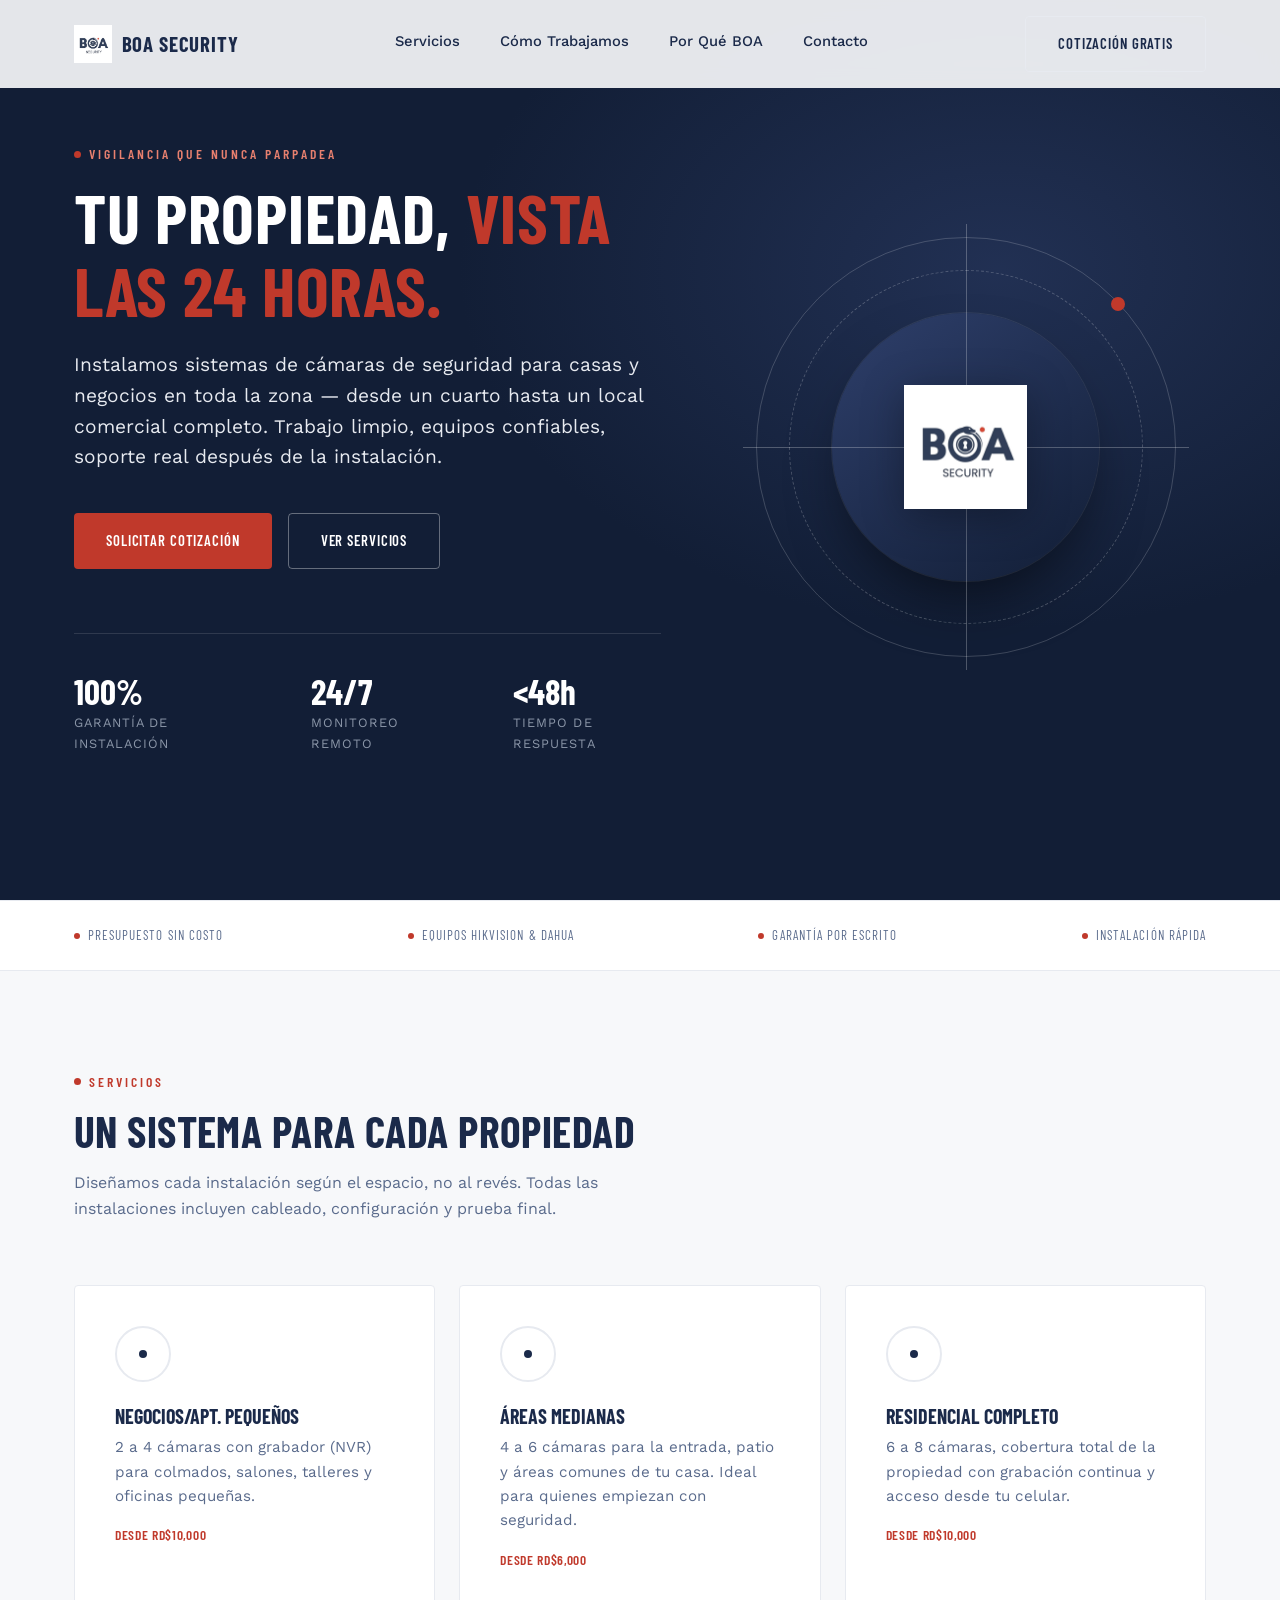
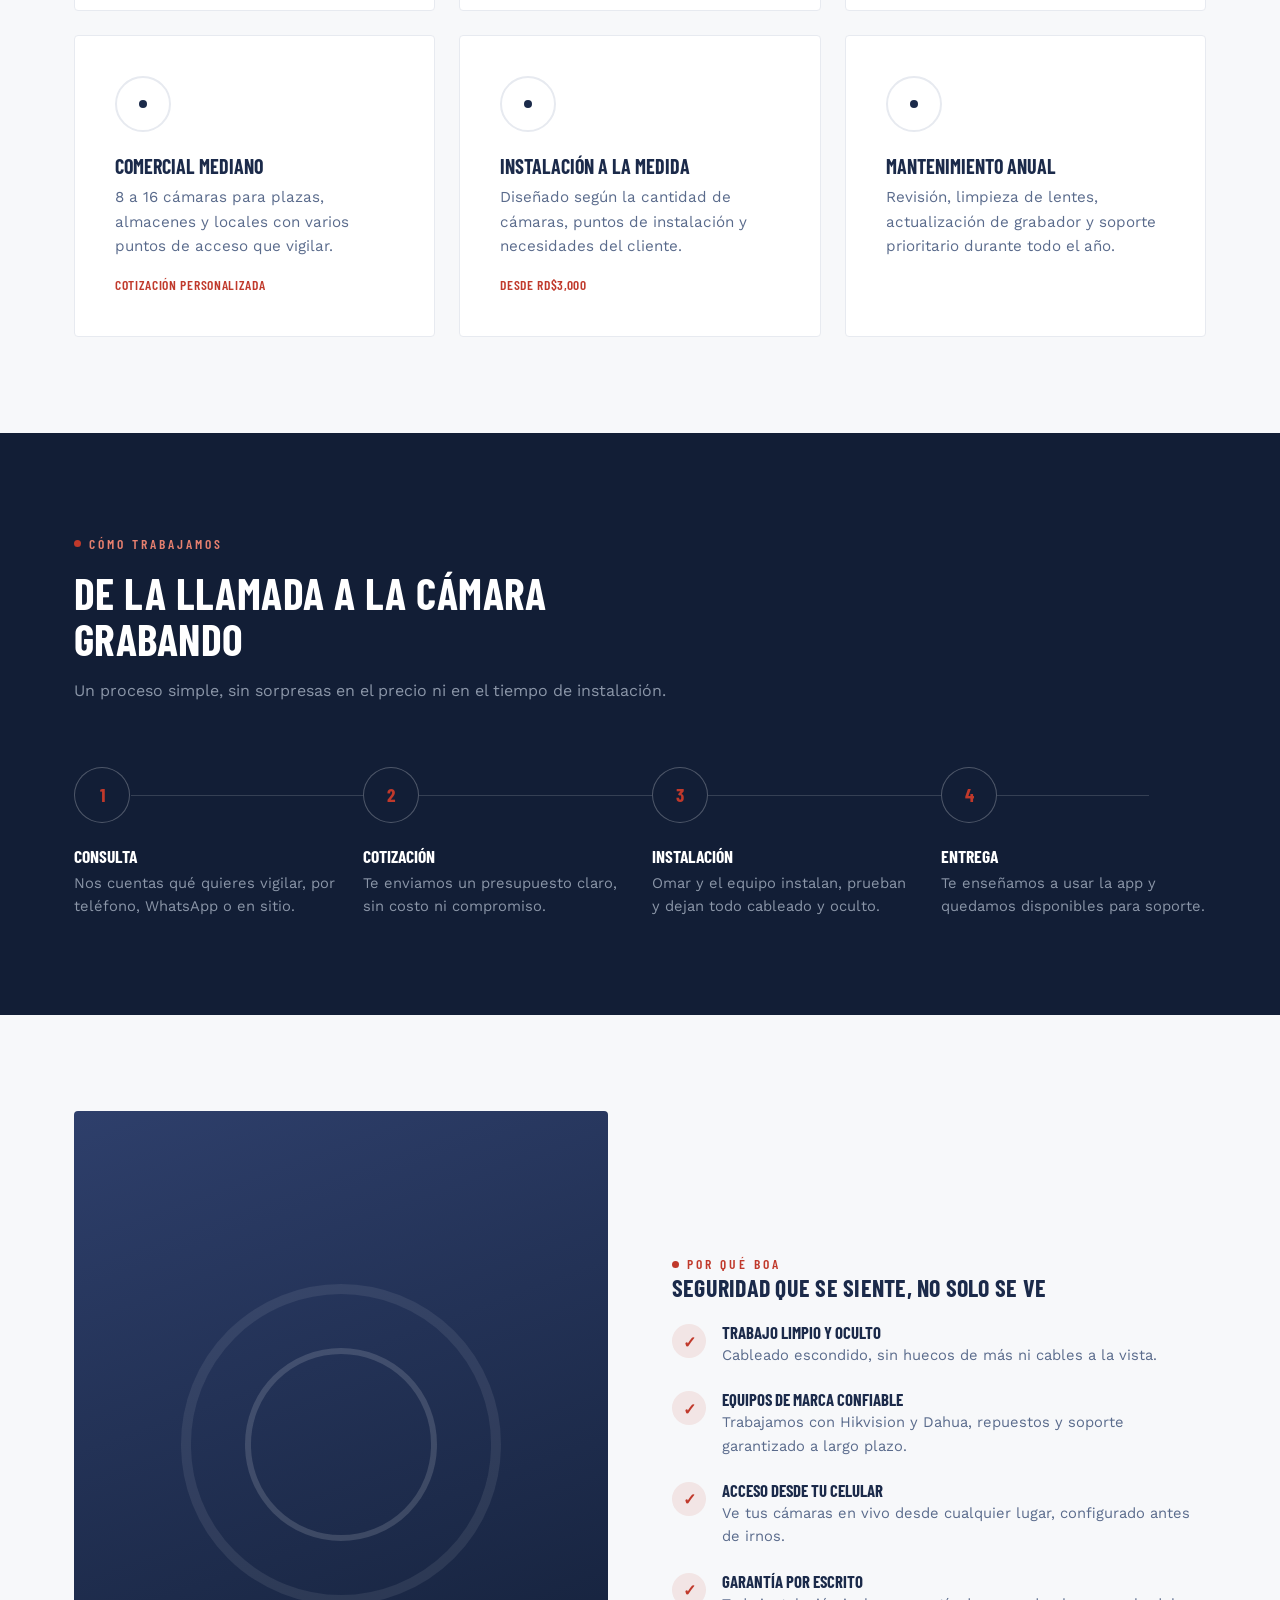
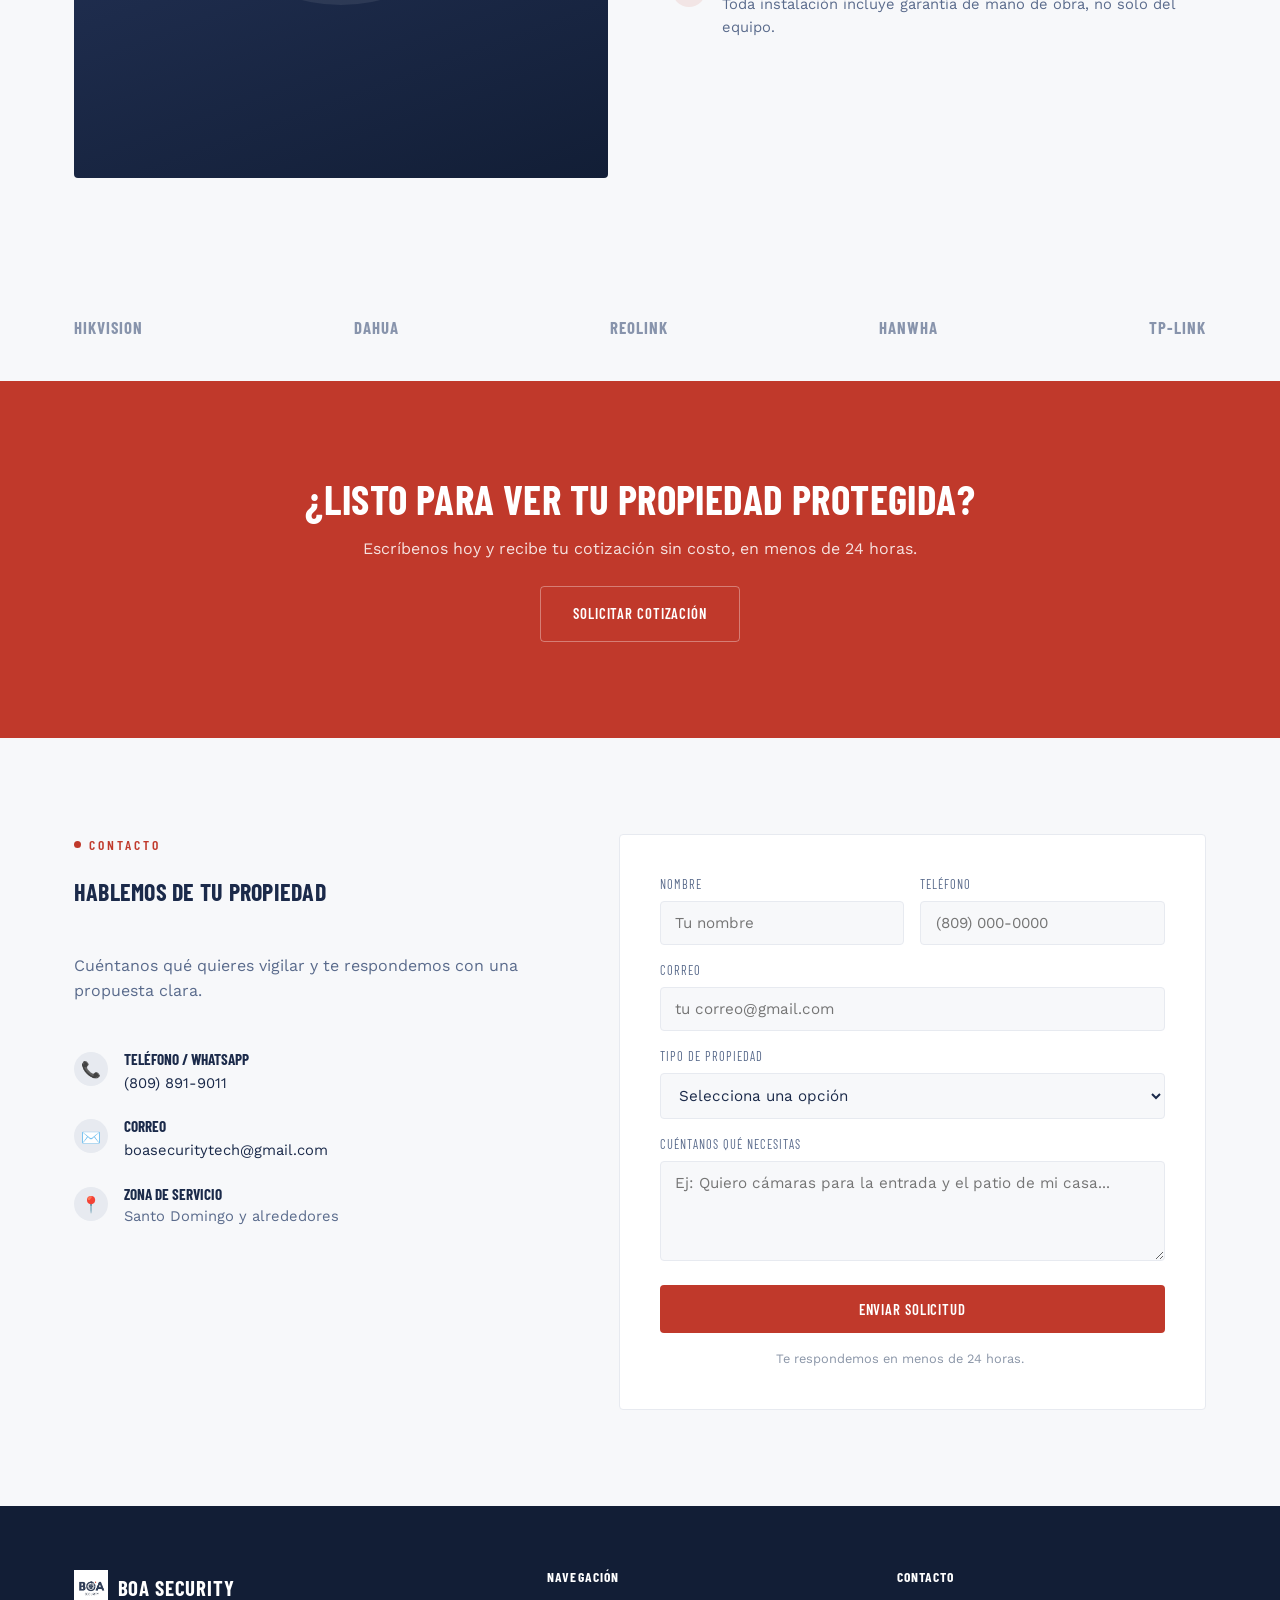
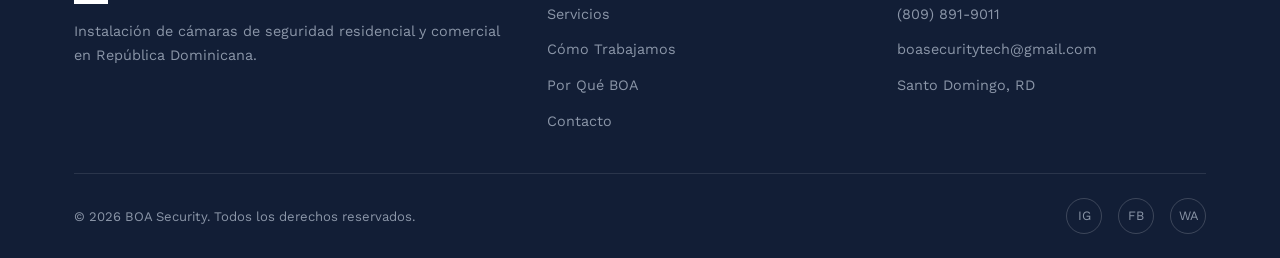
<file: index.html>
<!DOCTYPE html>
<html lang="es">
<head>
<meta charset="UTF-8">
<meta name="viewport" content="width=device-width, initial-scale=1.0">
<title>BOA Security — Instalación de Cámaras de Seguridad en RD</title>
<meta name="description" content="Instalación profesional de cámaras de seguridad residencial y comercial en República Dominicana. Presupuesto gratis, garantía en cada instalación.">

<link rel="preconnect" href="https://fonts.googleapis.com">
<link rel="preconnect" href="https://fonts.gstatic.com" crossorigin>
<link href="https://fonts.googleapis.com/css2?family=Barlow+Condensed:wght@500;600;700&family=Work+Sans:wght@400;500;600&display=swap" rel="stylesheet">

<link rel="stylesheet" href="css/styles.css">
<link rel="icon" href="images/boa-logo.png">
</head>
<body>

<!-- ============ HEADER ============ -->
<header class="site-header" id="siteHeader">
  <div class="container nav-wrap">
    <a href="#inicio" class="brand">
      <img src="images/boa-logo.png" alt="BOA Security">
      BOA SECURITY
    </a>

    <nav class="nav-links" id="navLinks">
      <a href="#servicios">Servicios</a>
      <a href="#proceso">Cómo Trabajamos</a>
      <a href="#porque">Por Qué BOA</a>
      <a href="#contacto">Contacto</a>
    </nav>

    <div class="nav-cta">
      <a href="#contacto" class="btn btn-ghost">Cotización Gratis</a>
      <button class="menu-toggle" id="menuToggle" aria-label="Abrir menú">
        <span></span><span></span><span></span>
      </button>
    </div>
  </div>
</header>

<!-- ============ HERO ============ -->
<section class="hero" id="inicio">
  <div class="container hero-grid">
    <div class="hero-copy reveal">
      <span class="eyebrow">Vigilancia que nunca parpadea</span>
      <h1>Tu propiedad, <span>vista las 24 horas.</span></h1>
      <p class="lede">Instalamos sistemas de cámaras de seguridad para casas y negocios en toda la zona — desde un cuarto hasta un local comercial completo. Trabajo limpio, equipos confiables, soporte real después de la instalación.</p>
      <div class="hero-actions">
        <a href="#contacto" class="btn btn-primary">Solicitar Cotización</a>
        <a href="#servicios" class="btn btn-ghost-light">Ver Servicios</a>
      </div>
      <div class="hero-stats">
        <div class="hero-stat">
          <div class="num">100%</div>
          <div class="label">Garantía de Instalación</div>
        </div>
        <div class="hero-stat">
          <div class="num">24/7</div>
          <div class="label">Monitoreo Remoto</div>
        </div>
        <div class="hero-stat">
          <div class="num">&lt;48h</div>
          <div class="label">Tiempo de Respuesta</div>
        </div>
      </div>
    </div>

    <div class="hero-visual reveal">
      <div class="scope-frame">
        <div class="crosshair"><span class="h"></span><span class="v"></span></div>
        <div class="scope-core">
          <img src="images/boa-logo.png" alt="BOA Security">
        </div>
        <div class="scope-ping"></div>
      </div>
    </div>
  </div>
</section>

<!-- ============ TRUST STRIP ============ -->
<div class="trust-strip">
  <div class="container trust-row">
    <span>Presupuesto Sin Costo</span>
    <span>Equipos Hikvision &amp; Dahua</span>
    <span>Garantía Por Escrito</span>
    <span>Instalación Rápida </span>
  </div>
</div>

<!-- ============ SERVICIOS ============ -->
<section id="servicios">
  <div class="container">
    <div class="section-head reveal">
      <span class="eyebrow">Servicios</span>
      <h2>Un sistema para cada propiedad</h2>
      <p>Diseñamos cada instalación según el espacio, no al revés. Todas las instalaciones incluyen cableado, configuración y prueba final.</p>
    </div>

    <div class="services-grid">

       <div class="service-card reveal">
        <div class="service-ring"><span class="dot"></span></div>
        <h3>Negocios/Apt. Pequeños</h3>
        <p>2 a 4 cámaras con grabador (NVR) para colmados, salones, talleres y oficinas pequeñas.</p>
        <span class="price-tag">Desde RD$10,000</span>
      </div>


      <div class="service-card reveal">
        <div class="service-ring"><span class="dot"></span></div>
        <h3>Áreas Medianas</h3>
        <p>4 a 6 cámaras para la entrada, patio y áreas comunes de tu casa. Ideal para quienes empiezan con seguridad.</p>
        <span class="price-tag">Desde RD$6,000</span>
      </div>

      <div class="service-card reveal">
        <div class="service-ring"><span class="dot"></span></div>
        <h3>Residencial Completo</h3>
        <p>6 a 8 cámaras, cobertura total de la propiedad con grabación continua y acceso desde tu celular.</p>
        <span class="price-tag">Desde RD$10,000</span>
      </div>

     

      <div class="service-card reveal">
        <div class="service-ring"><span class="dot"></span></div>
        <h3>Comercial Mediano</h3>
        <p>8 a 16 cámaras para plazas, almacenes y locales con varios puntos de acceso que vigilar.</p>
        <span class="price-tag">Cotización personalizada</span>
      </div>

      <div class="service-card reveal">
        <div class="service-ring"><span class="dot"></span></div>
        <h3>Instalación a la medida</h3>
        <p>Diseñado según la cantidad de cámaras, puntos de instalación y necesidades del cliente.</p>
        <span class="price-tag">Desde RD$3,000</span>
      </div>

      <div class="service-card reveal">
        <div class="service-ring"><span class="dot"></span></div>
        <h3>Mantenimiento Anual</h3>
        <p>Revisión, limpieza de lentes, actualización de grabador y soporte prioritario durante todo el año.</p>
        
      </div>

      

    </div>
  </div>
</section>

<!-- ============ PROCESO ============ -->
<section class="process" id="proceso">
  <div class="container">
    <div class="section-head reveal">
      <span class="eyebrow" style="color:#E8806F">Cómo Trabajamos</span>
      <h2>De la llamada a la cámara grabando</h2>
      <p>Un proceso simple, sin sorpresas en el precio ni en el tiempo de instalación.</p>
    </div>

    <div class="process-track">
      <div class="process-step reveal">
        <div class="process-num">1</div>
        <h3>Consulta</h3>
        <p>Nos cuentas qué quieres vigilar, por teléfono, WhatsApp o en sitio.</p>
      </div>
      <div class="process-step reveal">
        <div class="process-num">2</div>
        <h3>Cotización</h3>
        <p>Te enviamos un presupuesto claro, sin costo ni compromiso.</p>
      </div>
      <div class="process-step reveal">
        <div class="process-num">3</div>
        <h3>Instalación</h3>
        <p>Omar y el equipo instalan, prueban y dejan todo cableado y oculto.</p>
      </div>
      <div class="process-step reveal">
        <div class="process-num">4</div>
        <h3>Entrega</h3>
        <p>Te enseñamos a usar la app y quedamos disponibles para soporte.</p>
      </div>
    </div>
  </div>
</section>

<!-- ============ POR QUÉ BOA ============ -->
<section id="porque">
  <div class="container why-grid">

    <div class="why-visual reveal">
      <div class="keyring"></div>
    </div>

    <div class="reveal">
      <span class="eyebrow">Por Qué BOA</span>
      <h2 style="margin-bottom: var(--space-3);">Seguridad que se siente, no solo se ve</h2>

      <div class="why-list">
        <div class="why-item">
          <div class="why-mark">✓</div>
          <div>
            <h4>Trabajo limpio y oculto</h4>
            <p>Cableado escondido, sin huecos de más ni cables a la vista.</p>
          </div>
        </div>
        <div class="why-item">
          <div class="why-mark">✓</div>
          <div>
            <h4>Equipos de marca confiable</h4>
            <p>Trabajamos con Hikvision y Dahua, repuestos y soporte garantizado a largo plazo.</p>
          </div>
        </div>
        <div class="why-item">
          <div class="why-mark">✓</div>
          <div>
            <h4>Acceso desde tu celular</h4>
            <p>Ve tus cámaras en vivo desde cualquier lugar, configurado antes de irnos.</p>
          </div>
        </div>
        <div class="why-item">
          <div class="why-mark">✓</div>
          <div>
            <h4>Garantía por escrito</h4>
            <p>Toda instalación incluye garantía de mano de obra, no solo del equipo.</p>
          </div>
        </div>
      </div>
    </div>

  </div>
</section>

<!-- ============ MARCAS ============ -->
<section style="padding: var(--space-4) 0;">
  <div class="container">
    <div class="brands-strip">
      <span>Hikvision</span>
      <span>Dahua</span>
      <span>Reolink</span>
      <span>Hanwha</span>
      <span>TP-Link</span>
    </div>
  </div>
</section>



<!-- ============ CTA BAND ============ -->
<section class="cta-band">
  <div class="container">
    <h2>¿Listo para ver tu propiedad protegida?</h2>
    <p>Escríbenos hoy y recibe tu cotización sin costo, en menos de 24 horas.</p>
    <a href="#contacto" class="btn btn-ghost-light">Solicitar Cotización</a>
  </div>
</section>

<!-- ============ CONTACTO ============ -->
<section id="contacto">
  <div class="container contact-grid">

    <div class="contact-info reveal">
      <span class="eyebrow">Contacto</span>
      <h2 style="margin-bottom: var(--space-3);">Hablemos de tu propiedad</h2>
      <p style="margin-bottom: var(--space-3);">Cuéntanos qué quieres vigilar y te respondemos con una propuesta clara.</p>

      <div class="contact-row">
        <div class="why-mark">📞</div>
        <div>
          <h4>Teléfono / WhatsApp</h4>
          <a href="tel:+18098919011">(809) 891-9011</a>
        </div>
      </div>
      <div class="contact-row">
        <div class="why-mark">✉️</div>
        <div>
          <h4>Correo</h4>
          <a href="mailto:boasecuritytech@gmail.com">boasecuritytech@gmail.com</a>
        </div>
      </div>
      <div class="contact-row">
        <div class="why-mark">📍</div>
        <div>
          <h4>Zona de Servicio</h4>
          <p>Santo Domingo y alrededores</p>
        </div>
      </div>
    </div>

    <form 
  class="contact-form reveal" 
  id="contactForm"
  name="solicitud"
  method="POST"
  data-netlify="true"
  netlify-honeypot="bot-field"
  action="/gracias.html"
>
  <input type="hidden" name="form-name" value="solicitud">

  <p style="display:none;">
    <label>No llenar: <input name="bot-field"></label>
  </p>

  <div class="form-row">
    <div class="field">
      <label for="name">Nombre</label>
      <input type="text" id="name" name="name" placeholder="Tu nombre" required>
    </div>

    <div class="field">
      <label for="phone">Teléfono</label>
      <input type="tel" id="phone" name="phone" placeholder="(809) 000-0000" required>
    </div>
  </div>

  <div class="field">
    <label for="email">Correo</label>
    <input type="email" id="email" name="email" placeholder="tu correo@gmail.com">
  </div>

  <div class="field">
    <label for="type">Tipo de Propiedad</label>
    <select id="type" name="type" required>
      <option value="">Selecciona una opción</option>
      <option value="Residencial">Residencial</option>
      <option value="Negocio Pequeño">Negocio Pequeño</option>
      <option value="Comercial Mediano">Comercial Mediano</option>
      <option value="Cotización a la medida">Cotización a la medida</option>
    </select>
  </div>

  <div class="field">
    <label for="message">Cuéntanos qué necesitas</label>
    <textarea 
      id="message" 
      name="message" 
      placeholder="Ej: Quiero cámaras para la entrada y el patio de mi casa..."
    ></textarea>
  </div>

  <button type="submit" class="btn btn-primary">Enviar Solicitud</button>
  <p class="form-note">Te respondemos en menos de 24 horas.</p>
  </div>
</section>

<!-- ============ FOOTER ============ -->
<footer class="site-footer">
  <div class="container">
    <div class="footer-grid">
      <div class="footer-brand">
        <a href="#inicio" class="brand">
          <img src="images/boa-logo.png" alt="BOA Security" style="height:34px;">
          BOA SECURITY
        </a>
        <p>Instalación de cámaras de seguridad residencial y comercial en República Dominicana.</p>
      </div>

      <div class="footer-col">
        <h4>NAVEGACIÓN</h4>
        <ul>
          <li><a href="#servicios">Servicios</a></li>
          <li><a href="#proceso">Cómo Trabajamos</a></li>
          <li><a href="#porque">Por Qué BOA</a></li>
          <li><a href="#contacto">Contacto</a></li>
        </ul>
      </div>

      <div class="footer-col">
        <h4>CONTACTO</h4>
        <ul>
          <li><a href="tel:+18098919011">(809) 891-9011</a></li>
          <li><a href="mailto:boasecuritytech@gmail.com">boasecuritytech@gmail.com</a></li>
          <li><a href="#">Santo Domingo, RD</a></li>
        </ul>
      </div>
    </div>

    <div class="footer-bottom">
      <span>&copy; <span id="year"></span> BOA Security. Todos los derechos reservados.</span>
      <div class="footer-social">
        <a href="#" aria-label="Instagram">IG</a>
        <a href="#" aria-label="Facebook">FB</a>
        <a href="#" aria-label="WhatsApp">WA</a>
      </div>
    </div>
  </div>
</footer>

<script src="js/main.js"></script>
</body>
</html>
</file>
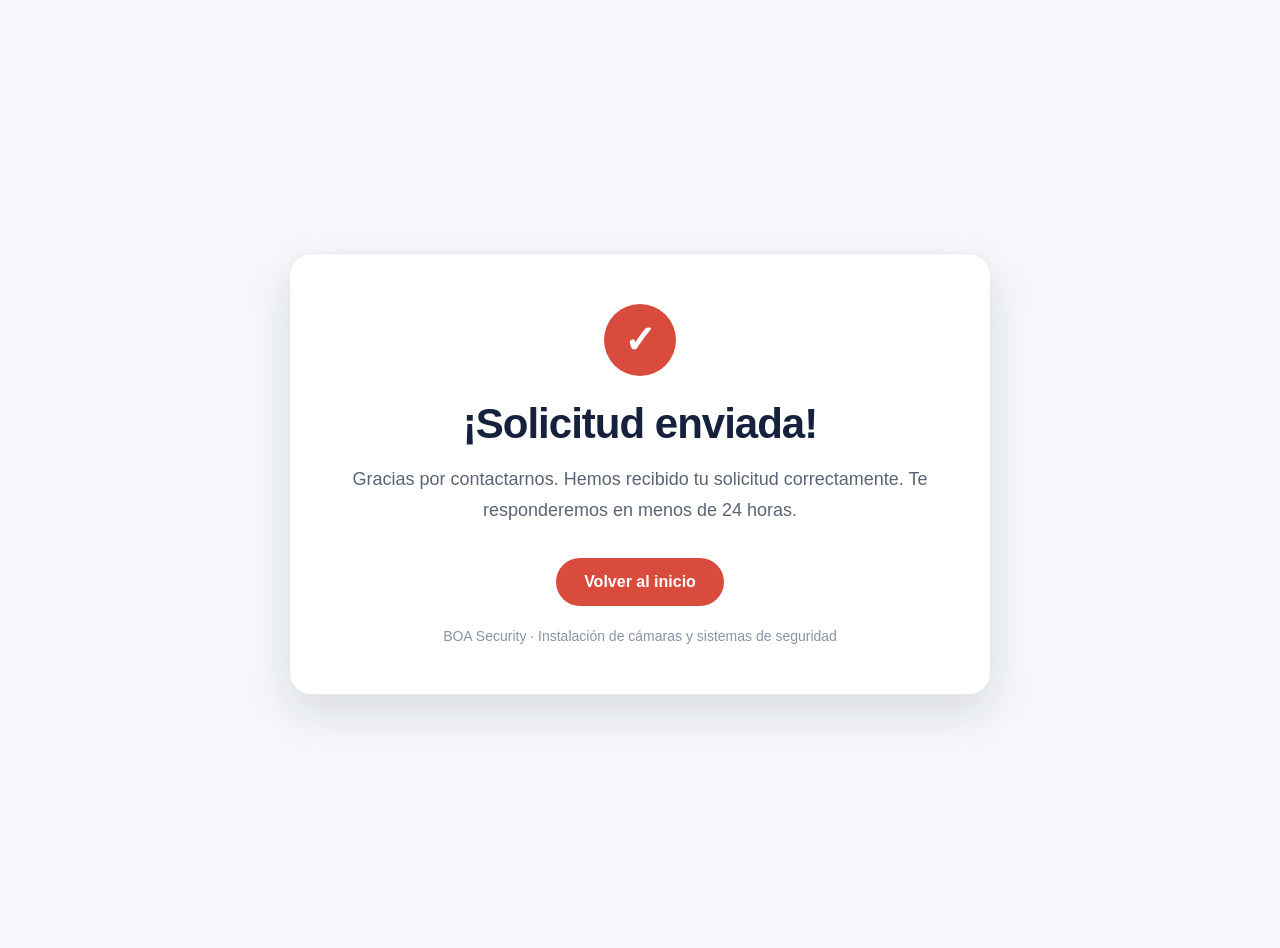
<file: gracias.html>
<!DOCTYPE html>
<html lang="es">
<head>
  <meta charset="UTF-8" />
  <meta name="viewport" content="width=device-width, initial-scale=1.0" />
  <title>Solicitud enviada | BOA Security</title>

  <style>
    body {
      margin: 0;
      min-height: 100vh;
      font-family: Arial, Helvetica, sans-serif;
      background: #f5f7fb;
      color: #16213e;
      display: flex;
      justify-content: center;
      align-items: center;
      padding: 24px;
    }

    .thank-you-card {
      background: #ffffff;
      max-width: 620px;
      width: 100%;
      padding: 50px 40px;
      border-radius: 22px;
      box-shadow: 0 18px 45px rgba(15, 23, 42, 0.12);
      text-align: center;
      border: 1px solid #e5e7eb;
    }

    .icon {
      width: 72px;
      height: 72px;
      border-radius: 50%;
      background: #d94b3d;
      color: white;
      display: flex;
      justify-content: center;
      align-items: center;
      font-size: 38px;
      font-weight: bold;
      margin: 0 auto 24px;
    }

    h1 {
      font-size: 42px;
      margin: 0 0 16px;
      color: #16213e;
      letter-spacing: -1px;
    }

    p {
      font-size: 18px;
      line-height: 1.7;
      color: #5b6475;
      margin: 0 0 32px;
    }

    .btn {
      display: inline-block;
      background: #d94b3d;
      color: white;
      text-decoration: none;
      padding: 15px 28px;
      border-radius: 999px;
      font-weight: bold;
      transition: 0.2s ease;
    }

    .btn:hover {
      background: #b93a2f;
      transform: translateY(-2px);
    }

    .small-text {
      margin-top: 22px;
      font-size: 14px;
      color: #8a94a6;
    }
  </style>
</head>

<body>
  <main class="thank-you-card">
    <div class="icon">✓</div>

    <h1>¡Solicitud enviada!</h1>

    <p>
      Gracias por contactarnos. Hemos recibido tu solicitud correctamente.
      Te responderemos en menos de 24 horas.
    </p>

    <a href="/" class="btn">Volver al inicio</a>

    <div class="small-text">
      BOA Security · Instalación de cámaras y sistemas de seguridad
    </div>
  </main>
</body>
</html>
</file>
<file: css/styles.css>
/* ===========================================================
   BOA SECURITY — Design System
   =========================================================== */

:root {
  /* Color tokens */
  --navy-deep:    #121E36;
  --navy:         #1B2A4A;
  --navy-mid:     #2E3F6B;
  --steel:        #5A6B8C;
  --stone:        #8B96A8;
  --mist:         #E7EAF0;
  --bone:         #F7F8FA;
  --white:        #FFFFFF;
  --signal-red:   #C0392B;
  --signal-red-hover: #A4301F;

  /* Type */
  --font-display: 'Barlow Condensed', sans-serif;
  --font-body: 'Work Sans', sans-serif;

  /* Spacing scale */
  --space-1: 0.5rem;
  --space-2: 1rem;
  --space-3: 1.5rem;
  --space-4: 2.5rem;
  --space-5: 4rem;
  --space-6: 6rem;
  --space-7: 9rem;

  /* Radius / motion */
  --radius: 4px;
  --ease: cubic-bezier(0.4, 0, 0.2, 1);
}

* { margin: 0; padding: 0; box-sizing: border-box; }

html { scroll-behavior: smooth; }

@media (prefers-reduced-motion: reduce) {
  html { scroll-behavior: auto; }
  *, *::before, *::after {
    animation-duration: 0.01ms !important;
    animation-iteration-count: 1 !important;
    transition-duration: 0.01ms !important;
    scroll-behavior: auto !important;
  }
}

body {
  font-family: var(--font-body);
  background: var(--bone);
  color: var(--navy);
  line-height: 1.6;
  -webkit-font-smoothing: antialiased;
  overflow-x: hidden;
}

img { max-width: 100%; display: block; }

a { color: inherit; text-decoration: none; }

ul { list-style: none; }

button { font-family: inherit; cursor: pointer; border: none; background: none; }

.container {
  max-width: 1180px;
  margin: 0 auto;
  padding: 0 var(--space-3);
}

/* ===========================================================
   Typography
   =========================================================== */

h1, h2, h3, h4 {
  font-family: var(--font-display);
  font-weight: 700;
  text-transform: uppercase;
  letter-spacing: 0.01em;
  line-height: 1.05;
  color: var(--navy);
}

.eyebrow {
  font-family: var(--font-display);
  font-size: 0.85rem;
  font-weight: 600;
  letter-spacing: 0.22em;
  text-transform: uppercase;
  color: var(--signal-red);
  display: inline-flex;
  align-items: center;
  gap: var(--space-1);
}

.eyebrow::before {
  content: '';
  width: 7px;
  height: 7px;
  border-radius: 50%;
  background: var(--signal-red);
  display: inline-block;
  animation: pulse 2.4s ease-in-out infinite;
}

@keyframes pulse {
  0%, 100% { opacity: 1; box-shadow: 0 0 0 0 rgba(192,57,43,0.4); }
  50% { opacity: 0.7; box-shadow: 0 0 0 6px rgba(192,57,43,0); }
}

p { color: var(--steel); max-width: 60ch; }

.lede {
  font-size: 1.15rem;
  color: var(--steel);
}

/* ===========================================================
   Buttons
   =========================================================== */

.btn {
  display: inline-flex;
  align-items: center;
  gap: 0.6rem;
  font-family: var(--font-display);
  font-weight: 600;
  letter-spacing: 0.06em;
  text-transform: uppercase;
  font-size: 0.92rem;
  padding: 0.95rem 2rem;
  border-radius: var(--radius);
  transition: all 0.25s var(--ease);
  white-space: nowrap;
}

.btn-primary {
  background: var(--signal-red);
  color: var(--white);
}
.btn-primary:hover { background: var(--signal-red-hover); transform: translateY(-2px); }

.btn-ghost {
  background: transparent;
  color: var(--navy);
  border: 1.5px solid var(--mist);
}
.btn-ghost:hover { border-color: var(--navy); }

.btn-ghost-light {
  background: transparent;
  color: var(--white);
  border: 1.5px solid rgba(255,255,255,0.35);
}
.btn-ghost-light:hover { border-color: var(--white); }

/* ===========================================================
   Header / Nav
   =========================================================== */

.site-header {
  position: fixed;
  top: 0; left: 0; right: 0;
  z-index: 100;
  background: rgba(247,248,250,0.92);
  backdrop-filter: blur(10px);
  box-shadow: 0 1px 0 rgba(27,42,74,0.08);
  transition: background 0.3s var(--ease), box-shadow 0.3s var(--ease);
  padding: var(--space-2) 0;
}

.site-header.scrolled {
  background: rgba(247,248,250,0.92);
  backdrop-filter: blur(10px);
  box-shadow: 0 1px 0 rgba(27,42,74,0.08);
}

.nav-wrap {
  display: flex;
  align-items: center;
  justify-content: space-between;
}

.brand {
  display: flex;
  align-items: center;
  gap: 0.6rem;
  font-family: var(--font-display);
  font-weight: 700;
  font-size: 1.3rem;
  letter-spacing: 0.04em;
  color: var(--navy);
}

.brand img { height: 38px; width: auto; }

.nav-links {
  display: flex;
  gap: var(--space-4);
  align-items: center;
}

.nav-links a {
  font-size: 0.92rem;
  font-weight: 500;
  color: var(--navy);
  position: relative;
  padding-bottom: 4px;
}

.nav-links a::after {
  content: '';
  position: absolute;
  left: 0; bottom: 0;
  height: 2px;
  width: 0;
  background: var(--signal-red);
  transition: width 0.25s var(--ease);
}

.nav-links a:hover::after { width: 100%; }

.nav-cta { display: flex; align-items: center; gap: var(--space-3); }

.menu-toggle {
  display: none;
  flex-direction: column;
  gap: 5px;
  z-index: 110;
}
.menu-toggle span {
  width: 26px; height: 2px; background: var(--navy);
  transition: 0.3s var(--ease);
}

/* ===========================================================
   Hero
   =========================================================== */

.hero {
  position: relative;
  min-height: 100vh;
  display: flex;
  align-items: center;
  background: var(--navy-deep);
  overflow: hidden;
  padding-top: 90px;
}

.hero::before {
  content: '';
  position: absolute;
  inset: 0;
  background:
    radial-gradient(ellipse 900px 600px at 78% 30%, rgba(46,63,107,0.55), transparent 60%);
  pointer-events: none;
}

.hero-ring {
  position: absolute;
  right: -180px;
  top: 50%;
  transform: translateY(-50%);
  width: 720px;
  height: 720px;
  pointer-events: none;
  opacity: 0.9;
}

.hero-grid {
  display: grid;
  grid-template-columns: 1.1fr 0.9fr;
  align-items: center;
  gap: var(--space-5);
  position: relative;
  z-index: 2;
  width: 100%;
}

.hero-copy .eyebrow { color: #E8806F; margin-bottom: var(--space-2); }

.hero h1 {
  color: var(--white);
  font-size: clamp(2.6rem, 5.4vw, 4.6rem);
  margin-bottom: var(--space-3);
}

.hero h1 span { color: var(--signal-red); }

.hero .lede {
  color: var(--mist);
  font-size: 1.2rem;
  margin-bottom: var(--space-4);
}

.hero-actions { display: flex; gap: var(--space-2); flex-wrap: wrap; margin-bottom: var(--space-5); }

.hero-stats {
  display: flex;
  gap: var(--space-5);
  padding-top: var(--space-4);
  border-top: 1px solid rgba(255,255,255,0.12);
}

.hero-stat .num {
  font-family: var(--font-display);
  font-size: 2.2rem;
  font-weight: 700;
  color: var(--white);
  line-height: 1;
}

.hero-stat .label {
  font-size: 0.8rem;
  color: var(--stone);
  text-transform: uppercase;
  letter-spacing: 0.08em;
  margin-top: 4px;
}

.hero-visual {
  position: relative;
  z-index: 2;
  display: flex;
  justify-content: center;
}

.scope-frame {
  position: relative;
  width: 100%;
  max-width: 420px;
  aspect-ratio: 1;
  border-radius: 50%;
  border: 1px solid rgba(255,255,255,0.18);
  display: flex;
  align-items: center;
  justify-content: center;
}

.scope-frame::before {
  content: '';
  position: absolute;
  inset: 32px;
  border-radius: 50%;
  border: 1px dashed rgba(255,255,255,0.22);
}

.scope-frame .crosshair {
  position: absolute;
  inset: 0;
}
.scope-frame .crosshair span {
  position: absolute;
  background: rgba(255,255,255,0.25);
}
.scope-frame .crosshair .h { top: 50%; left: -14px; right: -14px; height: 1px; }
.scope-frame .crosshair .v { left: 50%; top: -14px; bottom: -14px; width: 1px; }

.scope-core {
  width: 64%;
  height: 64%;
  border-radius: 50%;
  background: linear-gradient(145deg, var(--navy-mid), var(--navy-deep));
  display: flex;
  align-items: center;
  justify-content: center;
  box-shadow: 0 0 0 1px rgba(255,255,255,0.08), 0 30px 60px -20px rgba(0,0,0,0.6);
}

.scope-core img { width: 46%; filter: drop-shadow(0 8px 20px rgba(0,0,0,0.3)); }

.scope-ping {
  position: absolute;
  top: 14%;
  right: 12%;
  width: 14px;
  height: 14px;
  border-radius: 50%;
  background: var(--signal-red);
  box-shadow: 0 0 0 0 rgba(192,57,43,0.6);
  animation: ping 2.4s ease-out infinite;
}

@keyframes ping {
  0% { box-shadow: 0 0 0 0 rgba(192,57,43,0.55); }
  70% { box-shadow: 0 0 0 18px rgba(192,57,43,0); }
  100% { box-shadow: 0 0 0 18px rgba(192,57,43,0); }
}

/* ===========================================================
   Section base
   =========================================================== */

section { padding: var(--space-6) 0; position: relative; }

.section-head {
  max-width: 640px;
  margin-bottom: var(--space-5);
}

.section-head .eyebrow { margin-bottom: var(--space-2); }
.section-head h2 { font-size: clamp(2rem, 3.4vw, 2.8rem); margin-bottom: var(--space-2); }

.section-head.center { margin-left: auto; margin-right: auto; text-align: center; }
.section-head.center .eyebrow { justify-content: center; }

/* ===========================================================
   Trust strip
   =========================================================== */

.trust-strip {
  background: var(--white);
  border-top: 1px solid var(--mist);
  border-bottom: 1px solid var(--mist);
  padding: var(--space-3) 0;
}

.trust-row {
  display: flex;
  justify-content: space-between;
  align-items: center;
  flex-wrap: wrap;
  gap: var(--space-3);
  font-family: var(--font-display);
  letter-spacing: 0.08em;
  text-transform: uppercase;
  font-size: 0.82rem;
  color: var(--steel);
}

.trust-row span { display: flex; align-items: center; gap: 8px; }
.trust-row span::before {
  content: '';
  width: 6px; height: 6px;
  background: var(--signal-red);
  border-radius: 50%;
}

/* ===========================================================
   Services
   =========================================================== */

.services-grid {
  display: grid;
  grid-template-columns: repeat(3, 1fr);
  gap: var(--space-3);
}

.service-card {
  background: var(--white);
  border: 1px solid var(--mist);
  border-radius: var(--radius);
  padding: var(--space-4);
  transition: transform 0.3s var(--ease), box-shadow 0.3s var(--ease), border-color 0.3s var(--ease);
}

.service-card:hover {
  transform: translateY(-6px);
  box-shadow: 0 24px 48px -24px rgba(27,42,74,0.22);
  border-color: transparent;
}

.service-ring {
  width: 56px;
  height: 56px;
  border-radius: 50%;
  border: 2px solid var(--mist);
  display: flex;
  align-items: center;
  justify-content: center;
  margin-bottom: var(--space-3);
  position: relative;
  transition: border-color 0.3s var(--ease);
}

.service-card:hover .service-ring { border-color: var(--signal-red); }

.service-ring .dot {
  width: 8px; height: 8px; border-radius: 50%;
  background: var(--navy);
}

.service-card h3 {
  font-size: 1.25rem;
  margin-bottom: var(--space-1);
  letter-spacing: 0;
}

.service-card p { font-size: 0.95rem; }

.service-card .price-tag {
  display: block;
  margin-top: var(--space-2);
  font-family: var(--font-display);
  font-weight: 600;
  font-size: 0.85rem;
  letter-spacing: 0.05em;
  color: var(--signal-red);
  text-transform: uppercase;
}

/* ===========================================================
   Process (How it works)
   =========================================================== */

.process {
  background: var(--navy-deep);
  color: var(--white);
}

.process .section-head h2,
.process .section-head p { color: var(--white); }
.process .section-head p { color: var(--stone); }

.process-track {
  display: grid;
  grid-template-columns: repeat(4, 1fr);
  gap: var(--space-3);
  position: relative;
}

.process-track::before {
  content: '';
  position: absolute;
  top: 28px;
  left: 5%;
  right: 5%;
  height: 1px;
  background: rgba(255,255,255,0.15);
}

.process-step {
  position: relative;
  z-index: 1;
}

.process-num {
  width: 56px; height: 56px;
  border-radius: 50%;
  background: var(--navy-deep);
  border: 1.5px solid rgba(255,255,255,0.25);
  display: flex; align-items: center; justify-content: center;
  font-family: var(--font-display);
  font-weight: 700;
  font-size: 1.2rem;
  color: var(--signal-red);
  margin-bottom: var(--space-3);
}

.process-step h3 {
  color: var(--white);
  font-size: 1.1rem;
  letter-spacing: 0;
  margin-bottom: 6px;
}

.process-step p { color: var(--stone); font-size: 0.92rem; }

/* ===========================================================
   Why us
   =========================================================== */

.why-grid {
  display: grid;
  grid-template-columns: 1fr 1fr;
  gap: var(--space-5);
  align-items: center;
}

.why-visual {
  position: relative;
  aspect-ratio: 4/5;
  border-radius: var(--radius);
  background: linear-gradient(160deg, var(--navy-mid), var(--navy-deep));
  display: flex;
  align-items: center;
  justify-content: center;
  overflow: hidden;
}

.why-visual .keyring {
  width: 60%;
  aspect-ratio: 1;
  border-radius: 50%;
  border: 10px solid rgba(255,255,255,0.08);
  display: flex; align-items: center; justify-content: center;
}
.why-visual .keyring::after {
  content: '';
  width: 60%; height: 60%;
  border-radius: 50%;
  border: 6px solid rgba(255,255,255,0.14);
}

.why-list { display: flex; flex-direction: column; gap: var(--space-3); }

.why-item { display: flex; gap: var(--space-2); align-items: flex-start; }

.why-mark {
  flex-shrink: 0;
  width: 34px; height: 34px;
  border-radius: 50%;
  background: rgba(192,57,43,0.1);
  color: var(--signal-red);
  display: flex; align-items: center; justify-content: center;
  font-family: var(--font-display);
  font-weight: 700;
}

.why-item h4 { font-size: 1.05rem; letter-spacing: 0; margin-bottom: 2px; }
.why-item p { font-size: 0.92rem; }

/* ===========================================================
   Brands
   =========================================================== */

.brands-strip {
  display: flex;
  justify-content: space-between;
  align-items: center;
  flex-wrap: wrap;
  gap: var(--space-4);
  opacity: 0.7;
}

.brands-strip span {
  font-family: var(--font-display);
  font-weight: 700;
  letter-spacing: 0.06em;
  text-transform: uppercase;
  font-size: 1.05rem;
  color: var(--steel);
}

/* ===========================================================
   Testimonials
   =========================================================== */

.testimonial-grid {
  display: grid;
  grid-template-columns: repeat(3, 1fr);
  gap: var(--space-3);
}

.testimonial-card {
  background: var(--white);
  border: 1px solid var(--mist);
  border-radius: var(--radius);
  padding: var(--space-4);
}

.stars { color: var(--signal-red); letter-spacing: 2px; margin-bottom: var(--space-2); font-size: 0.9rem; }

.testimonial-card p { font-size: 0.95rem; color: var(--navy-mid); margin-bottom: var(--space-3); }

.testimonial-name {
  font-family: var(--font-display);
  font-weight: 700;
  font-size: 0.95rem;
  color: var(--navy);
}
.testimonial-loc { font-size: 0.8rem; color: var(--stone); }

/* ===========================================================
   CTA band
   =========================================================== */

.cta-band {
  background: var(--signal-red);
  text-align: center;
}

.cta-band h2 { color: var(--white); font-size: clamp(1.8rem, 3.2vw, 2.6rem); margin-bottom: var(--space-2); }
.cta-band p { color: rgba(255,255,255,0.85); margin: 0 auto var(--space-3); }
.cta-band .btn-ghost-light:hover { background: rgba(255,255,255,0.1); }

/* ===========================================================
   Contact
   =========================================================== */

.contact-grid {
  display: grid;
  grid-template-columns: 0.9fr 1.1fr;
  gap: var(--space-5);
}

.contact-info { display: flex; flex-direction: column; gap: var(--space-3); }

.contact-row { display: flex; gap: var(--space-2); align-items: flex-start; }

.contact-row .why-mark { background: var(--mist); color: var(--navy); }

.contact-row h4 { font-size: 0.95rem; letter-spacing: 0; margin-bottom: 2px; }
.contact-row p, .contact-row a { font-size: 0.92rem; }
.contact-row a:hover { color: var(--signal-red); }

.contact-form {
  background: var(--white);
  border: 1px solid var(--mist);
  border-radius: var(--radius);
  padding: var(--space-4);
}

.form-row { display: grid; grid-template-columns: 1fr 1fr; gap: var(--space-2); }

.field { margin-bottom: var(--space-2); display: flex; flex-direction: column; gap: 6px; }

.field label {
  font-family: var(--font-display);
  font-size: 0.78rem;
  letter-spacing: 0.08em;
  text-transform: uppercase;
  color: var(--steel);
}

.field input, .field select, .field textarea {
  font-family: var(--font-body);
  font-size: 0.95rem;
  padding: 0.75rem 0.9rem;
  border: 1.5px solid var(--mist);
  border-radius: var(--radius);
  background: var(--bone);
  color: var(--navy);
  transition: border-color 0.2s var(--ease);
}

.field input:focus, .field select:focus, .field textarea:focus {
  outline: none;
  border-color: var(--signal-red);
}

.field textarea { resize: vertical; min-height: 100px; }

.contact-form .btn-primary { width: 100%; justify-content: center; margin-top: var(--space-1); }

.form-note { font-size: 0.8rem; color: var(--stone); margin-top: var(--space-2); text-align: center; }

/* ===========================================================
   Footer
   =========================================================== */

.site-footer {
  background: var(--navy-deep);
  color: var(--stone);
  padding: var(--space-5) 0 var(--space-3);
}

.footer-grid {
  display: grid;
  grid-template-columns: 1.4fr 1fr 1fr;
  gap: var(--space-4);
  padding-bottom: var(--space-4);
  border-bottom: 1px solid rgba(255,255,255,0.1);
}

.footer-brand .brand { color: var(--white); margin-bottom: var(--space-2); }
.footer-brand p { color: var(--stone); font-size: 0.9rem; }

.footer-col h4 {
  color: var(--white);
  font-size: 0.85rem;
  letter-spacing: 0.08em;
  margin-bottom: var(--space-2);
}

.footer-col ul { display: flex; flex-direction: column; gap: 10px; }
.footer-col a { font-size: 0.9rem; color: var(--stone); transition: color 0.2s var(--ease); }
.footer-col a:hover { color: var(--white); }

.footer-bottom {
  display: flex;
  justify-content: space-between;
  align-items: center;
  flex-wrap: wrap;
  gap: var(--space-2);
  padding-top: var(--space-3);
  font-size: 0.82rem;
}

.footer-social { display: flex; gap: var(--space-2); }
.footer-social a {
  width: 36px; height: 36px;
  border: 1px solid rgba(255,255,255,0.18);
  border-radius: 50%;
  display: flex; align-items: center; justify-content: center;
  font-size: 0.8rem;
  transition: all 0.2s var(--ease);
}
.footer-social a:hover { border-color: var(--signal-red); color: var(--signal-red); }

/* ===========================================================
   Reveal-on-scroll
   =========================================================== */

.reveal {
  opacity: 0;
  transform: translateY(24px);
  transition: opacity 0.6s var(--ease), transform 0.6s var(--ease);
}
.reveal.is-visible { opacity: 1; transform: translateY(0); }

/* ===========================================================
   Responsive
   =========================================================== */

@media (max-width: 980px) {
  .hero-grid { grid-template-columns: 1fr; text-align: center; }
  .hero-copy .eyebrow, .hero-actions, .hero-stats { justify-content: center; }
  .hero-actions { justify-content: center; }
  .hero-stats { justify-content: center; }
  .hero-visual { margin-top: var(--space-4); }
  .services-grid { grid-template-columns: 1fr 1fr; }
  .process-track { grid-template-columns: 1fr 1fr; row-gap: var(--space-4); }
  .process-track::before { display: none; }
  .why-grid { grid-template-columns: 1fr; }
  .testimonial-grid { grid-template-columns: 1fr; }
  .contact-grid { grid-template-columns: 1fr; }
  .footer-grid { grid-template-columns: 1fr; gap: var(--space-3); }
}

@media (max-width: 720px) {
  .nav-links { 
    position: fixed;
    top: 0; right: 0;
    height: 100vh;
    width: 78%;
    background: var(--navy-deep);
    flex-direction: column;
    justify-content: center;
    align-items: flex-start;
    padding: var(--space-5) var(--space-4);
    gap: var(--space-3);
    transform: translateX(100%);
    transition: transform 0.35s var(--ease);
    z-index: 105;
  }
  .nav-links.open { transform: translateX(0); }
  .nav-links a { color: var(--white); font-size: 1.1rem; }
  .nav-cta .btn-ghost { display: none; }
  .menu-toggle { display: flex; }
  .menu-toggle.open span:nth-child(1) { transform: translateY(7px) rotate(45deg); }
  .menu-toggle.open span:nth-child(2) { opacity: 0; }
  .menu-toggle.open span:nth-child(3) { transform: translateY(-7px) rotate(-45deg); }

  .services-grid { grid-template-columns: 1fr; }
  .process-track { grid-template-columns: 1fr; }
  .form-row { grid-template-columns: 1fr; }
  .hero-stats { gap: var(--space-3); flex-wrap: wrap; }
}
</file>
